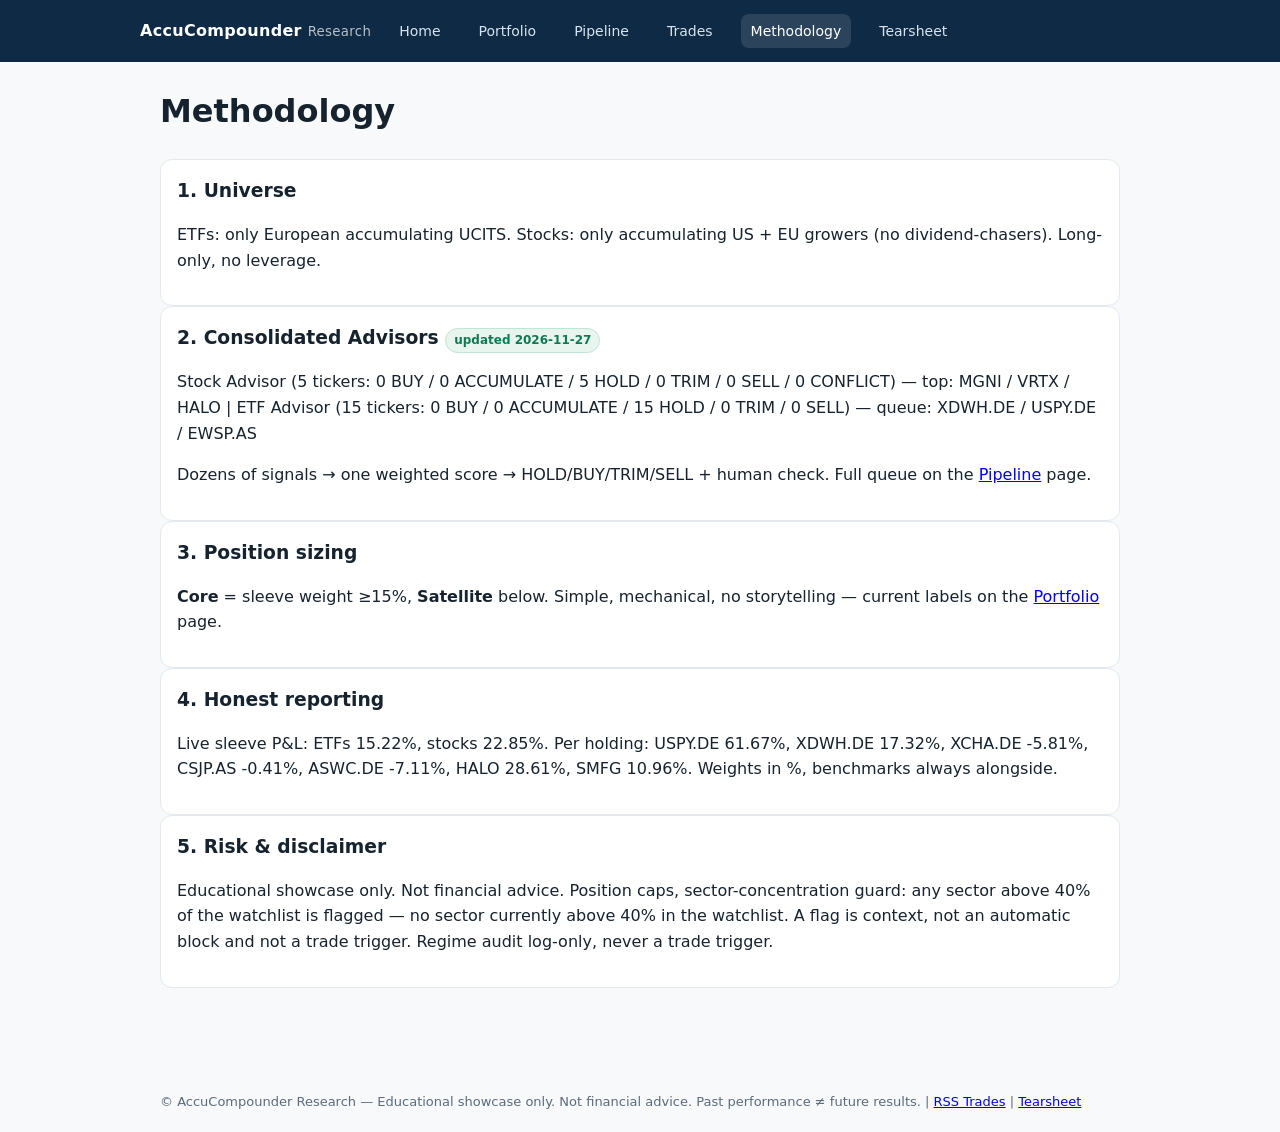
<file: methodology.html>
<!doctype html><html lang="en"><head><meta charset="utf-8"><meta name="viewport" content="width=device-width,initial-scale=1">
<link rel="icon" type="image/svg+xml" href="assets/favicon.svg">
<meta name="theme-color" content="#0F2A44">
<meta property="og:type" content="website">
<link rel="canonical" href="https://guy907.github.io/accucompounder/methodology.html">
<meta property="og:url" content="https://guy907.github.io/accucompounder/methodology.html">
<meta property="og:site_name" content="AccuCompounder Research">
<meta property="og:title" content="Methodology: what we buy and why — AccuCompounder Research">
<meta property="og:description" content="Only accumulating UCITS ETFs and non-dividend growers, long-only, no leverage. Core vs satellite sizing, two consolidated advisors, sector guard and honest reporting.">
<meta property="og:image" content="https://guy907.github.io/accucompounder/assets/og-image.png">
<meta name="twitter:card" content="summary_large_image">
<title>Methodology — AccuCompounder Research</title><meta name="description" content="Long-only accumulating UCITS + growers, consolidated advisors, honest reporting, risk guards."><link rel="stylesheet" href="assets/style.css"></head><body>
<header><nav class="nav"><span class="brand">AccuCompounder <small>Research</small></span>
<a href="index.html">Home</a><a href="portfolio.html">Portfolio</a><a href="pipeline.html">Pipeline</a><a href="trades.html">Trades</a><a href="methodology.html" class="active">Methodology</a><a href="tearsheet.html">Tearsheet</a></nav></header>
<main><h1>Methodology</h1>
<noscript><p class="noscript">The live advisor stats and per-holding P&amp;L on this page are built from live JSON and need JavaScript. The raw data is available at <a href="data/pipeline.json">data/pipeline.json</a> and <a href="data/holdings.json">data/holdings.json</a>.</p></noscript>
<div class="card"><h3>1. Universe</h3><p>ETFs: only European accumulating UCITS. Stocks: only accumulating US + EU growers (no dividend-chasers). Long-only, no leverage.</p></div>
<div class="card"><h3>2. Consolidated Advisors <span class="badge" id="m-upd">live</span></h3><p id="m-adv">Loading live advisor stats…</p><p>Dozens of signals → one weighted score → HOLD/BUY/TRIM/SELL + human check. Full queue on the <a href="pipeline.html">Pipeline</a> page.</p></div>
<div class="card"><h3>3. Position sizing</h3><p><b>Core</b> = sleeve weight ≥15%, <b>Satellite</b> below. Simple, mechanical, no storytelling — current labels on the <a href="portfolio.html">Portfolio</a> page.</p></div>
<div class="card"><h3>4. Honest reporting</h3><p id="m-honest">Weights in %, losers and winners always visible. Benchmark MSCI World / S&amp;P 500 always alongside.</p></div>
<div class="card"><h3>5. Risk & disclaimer</h3><p>Educational showcase only. Not financial advice. Position caps, sector-concentration guard: any sector above 40% of the watchlist is flagged — <span id="m-sector">live value loaded below</span>. A flag is context, not an automatic block and not a trade trigger. Regime audit log-only, never a trade trigger.</p></div>
</main><footer>© AccuCompounder Research — Educational showcase only. Not financial advice. Past performance ≠ future results. | <a href="trades.xml">RSS Trades</a> | <a href="tearsheet.html">Tearsheet</a></footer>
<script>
Promise.all([fetch('data/pipeline.json').then(r=>r.json()),fetch('data/holdings.json').then(r=>r.json())]).then(([p,h])=>{
 const sd=p.stock_distribution||{}, ed=p.etf_distribution||{};
 const sCount=Object.values(sd).reduce((a,b)=>a+b,0), eCount=Object.values(ed).reduce((a,b)=>a+b,0);
 document.getElementById('m-upd').textContent='updated '+p.updated;
 document.getElementById('m-adv').textContent=`Stock Advisor (${sCount} tickers: `+Object.entries(sd).map(([k,v])=>`${v} ${k}`).join(' / ')+`) — top: ${(p.stocks_watch||[]).slice(0,3).map(x=>x.ticker).join(' / ')} | ETF Advisor (${eCount} tickers: `+Object.entries(ed).map(([k,v])=>`${v} ${k}`).join(' / ')+') — queue: '+(p.etf_queue||[]).slice(0,3).map(x=>x.ticker).join(' / ');
 const w=[...h.etfs.map(x=>`${x.ticker} ${x.pnl_pct}%`),...h.stocks.map(x=>`${x.ticker} ${x.pnl_pct}%`)];
 document.getElementById('m-honest').textContent=`Live sleeve P&L: ETFs ${h.etf_pnl_pct}%, stocks ${h.stock_pnl_pct}%. Per holding: ${w.join(', ')}. Weights in %, benchmarks always alongside.`;
  const warn=(p.stock_summary||'').split(' | ').filter(s=>s.indexOf('⚠️')===0);
  document.getElementById('m-sector').textContent=warn.length
   ? 'now '+warn.map(s=>s.replace('⚠️','').replace(' — sectorconcentratie risico!','').trim()+' of the watchlist').join('; ')
   : 'no sector currently above 40% in the watchlist';
 }).catch(()=>{
  document.getElementById('m-upd').textContent='unavailable';
  document.getElementById('m-sector').textContent='live value unavailable — see the Pipeline page';
  document.getElementById('m-adv').innerHTML='<span class="datafail" style="display:inline-block">Live advisor stats could not be loaded — <code>data/pipeline.json</code> and <code>data/holdings.json</code> did not respond. The raw data is still readable at <a href="data/pipeline.json">data/pipeline.json</a> and <a href="data/holdings.json">data/holdings.json</a>.</span>';
  document.getElementById('m-honest').innerHTML='<span class="datafail" style="display:inline-block">Live P&amp;L per holding could not be loaded, so no numbers are shown here. The raw data is still readable at <a href="data/holdings.json">data/holdings.json</a>.</span>';
 });
</script><script data-goatcounter="https://fred1964.goatcounter.com/count" async src="//gc.zgo.at/count.js"></script></body></html>
</file>
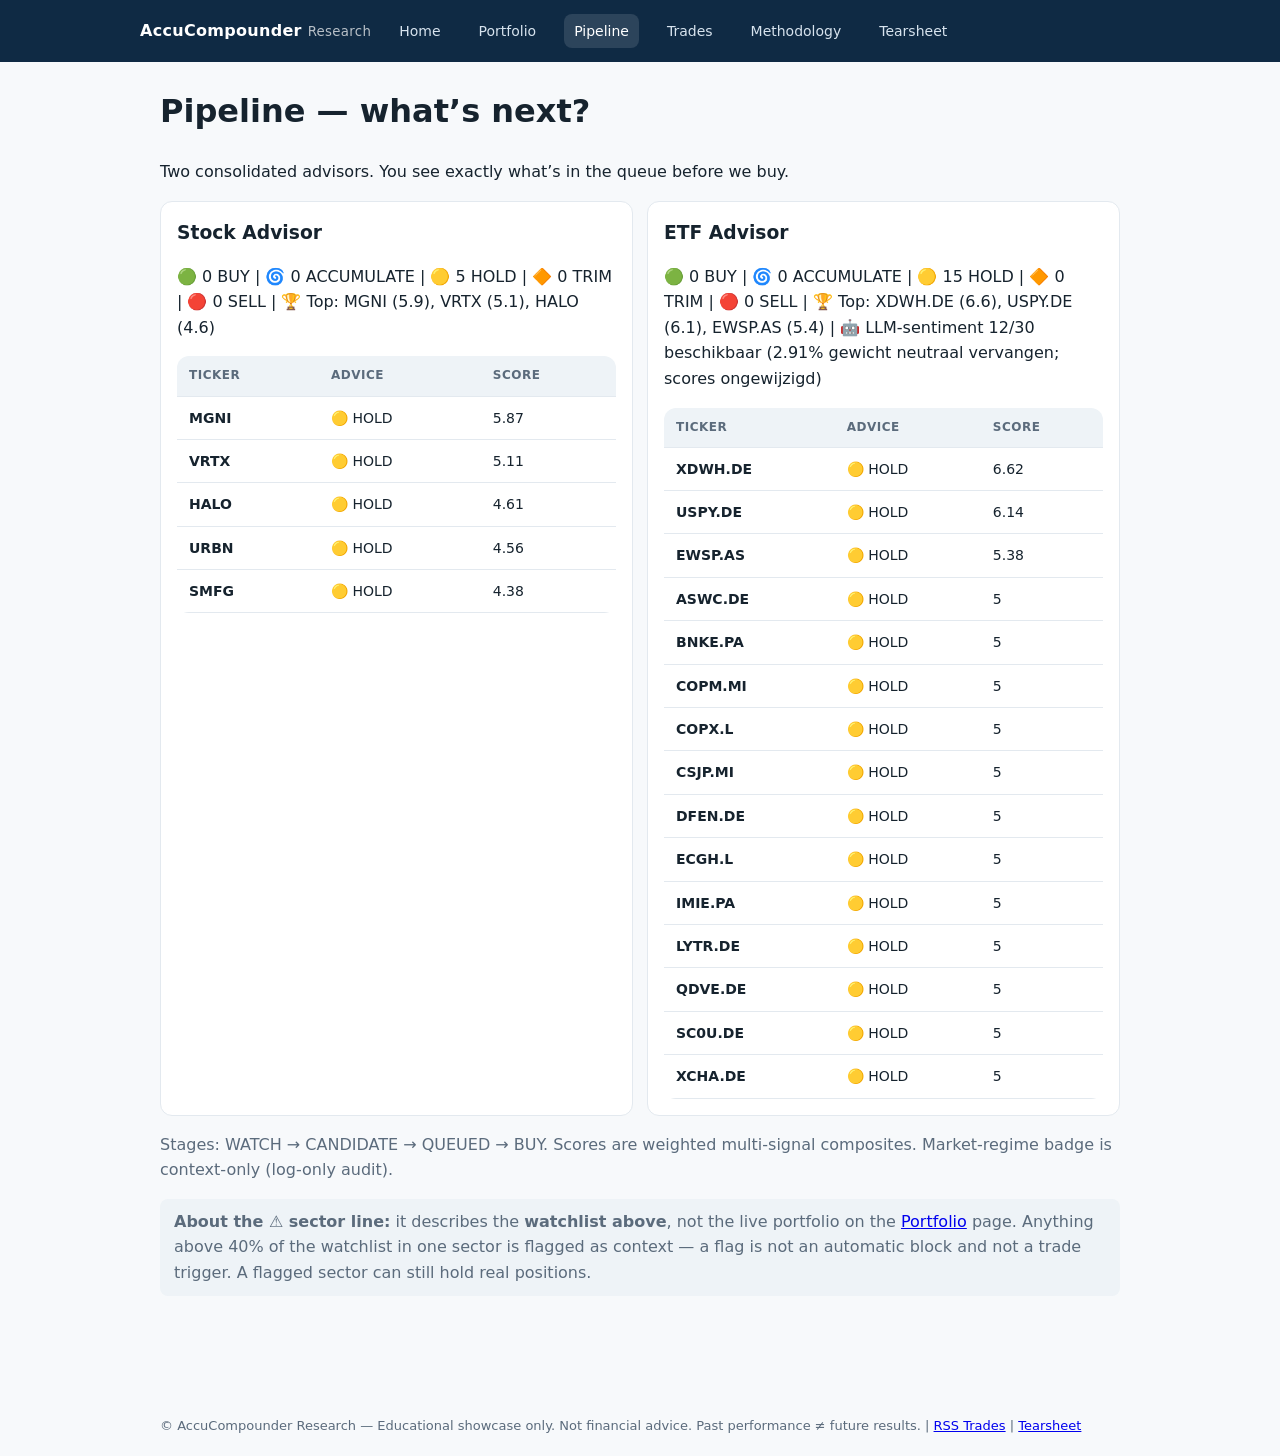
<file: pipeline.html>
<!doctype html><html lang="en"><head><meta charset="utf-8"><meta name="viewport" content="width=device-width,initial-scale=1">
<link rel="icon" type="image/svg+xml" href="assets/favicon.svg">
<meta name="theme-color" content="#0F2A44">
<meta property="og:type" content="website">
<link rel="canonical" href="https://guy907.github.io/accucompounder/pipeline.html">
<meta property="og:url" content="https://guy907.github.io/accucompounder/pipeline.html">
<meta property="og:site_name" content="AccuCompounder Research">
<meta property="og:title" content="The queue before we buy — AccuCompounder Research">
<meta property="og:description" content="What is in the queue before a position is opened: 93 signals scored by two consolidated advisors into one conviction view, with sector flags. Educational only.">
<meta property="og:image" content="https://guy907.github.io/accucompounder/assets/og-image.png">
<meta name="twitter:card" content="summary_large_image">
<title>Pipeline — 2 Consolidated Advisors</title><meta name="description" content="What is in the queue before we buy: Stock Advisor + ETF Advisor pipeline, scores and advice."><link rel="stylesheet" href="assets/style.css"></head><body>
<header><nav class="nav"><span class="brand">AccuCompounder <small>Research</small></span>
<a href="index.html">Home</a><a href="portfolio.html">Portfolio</a><a href="pipeline.html" class="active">Pipeline</a><a href="trades.html">Trades</a><a href="methodology.html">Methodology</a><a href="tearsheet.html">Tearsheet</a></nav></header>
<main><h1>Pipeline — what’s next?</h1>
<p>Two consolidated advisors. You see exactly what’s in the queue before we buy.</p>
<noscript><p class="noscript">The advisor tables are built from live JSON and need JavaScript. Without it, read the raw data at <a href="data/pipeline.json">data/pipeline.json</a>.</p></noscript>
<div class="grid"><div class="card"><h3>Stock Advisor</h3><p id="ss"></p><table id="st"><tr><th>Ticker</th><th>Advice</th><th>Score</th></tr></table></div>
<div class="card"><h3>ETF Advisor</h3><p id="es"></p><table id="et"><tr><th>Ticker</th><th>Advice</th><th>Score</th></tr></table></div></div>
<p style="color:#5B6B7C">Stages: WATCH → CANDIDATE → QUEUED → BUY. Scores are weighted multi-signal composites. Market-regime badge is context-only (log-only audit).</p>
<p style="color:#5B6B7C;background:#EEF3F7;border-radius:8px;padding:10px 14px"><b>About the ⚠️ sector line:</b> it describes the <b>watchlist above</b>, not the live portfolio on the <a href="portfolio.html">Portfolio</a> page. Anything above 40% of the watchlist in one sector is flagged as context — a flag is not an automatic block and not a trade trigger. A flagged sector can still hold real positions.</p>
</main><footer>© AccuCompounder Research — Educational showcase only. Not financial advice. Past performance ≠ future results. | <a href="trades.xml">RSS Trades</a> | <a href="tearsheet.html">Tearsheet</a></footer>
<script>
fetch('data/pipeline.json').then(r=>r.json()).then(d=>{
  const EN=x=>String(x||'')
   .replace(/sectorconcentratie risico!/gi,'concentration risk')
   .replace(/🤖 LLM (\d+)\/(\d+) mislukt \(([\d.]+)% gewicht neutraal\)/gi,
     (_,f,t,w)=>`🤖 LLM-sentiment ${t-f}/${t} beschikbaar (${w}% gewicht neutraal vervangen; scores ongewijzigd)`)
   .trim();
 document.getElementById('ss').textContent=EN(d.stock_summary);
 document.getElementById('es').textContent=EN(d.etf_summary);
  const dot={BUY:'🟢',ACCUMULATE:'🌀',HOLD:'🟡',TRIM:'🔶',SELL:'🔴',STRONG_SELL:'🔴',CONFLICT:'⚪'};
  const trow=x=>`<tr><td><b>${x.ticker}</b></td><td>${dot[x.advice]||''} ${x.advice}</td><td>${x.score??''}</td></tr>`;
  const byScore=(a,b)=>((b.score??-1)-(a.score??-1));
   document.getElementById('st').innerHTML+=''+[...d.stocks_watch].sort(byScore).map(trow).join('');
   document.getElementById('et').innerHTML+=''+[...d.etf_queue].sort(byScore).map(trow).join('');
 }).catch(()=>{
  document.querySelectorAll('p[id]').forEach(p=>{p.innerHTML='<span class="datafail" style="display:inline-block">Advisor stats could not be loaded — <code>data/pipeline.json</code> did not respond, so both tables below are <b>empty, not zero</b>. The raw data is still readable at <a href="data/pipeline.json">data/pipeline.json</a>.</span>'});
  document.querySelectorAll('table').forEach(t=>{if(t.rows.length===1)t.insertAdjacentHTML('beforeend','<tr><td colspan="3" style="color:#5B6B7C">Not loaded.</td></tr>')});
 });
</script><script data-goatcounter="https://fred1964.goatcounter.com/count" async src="//gc.zgo.at/count.js"></script></body></html>
</file>
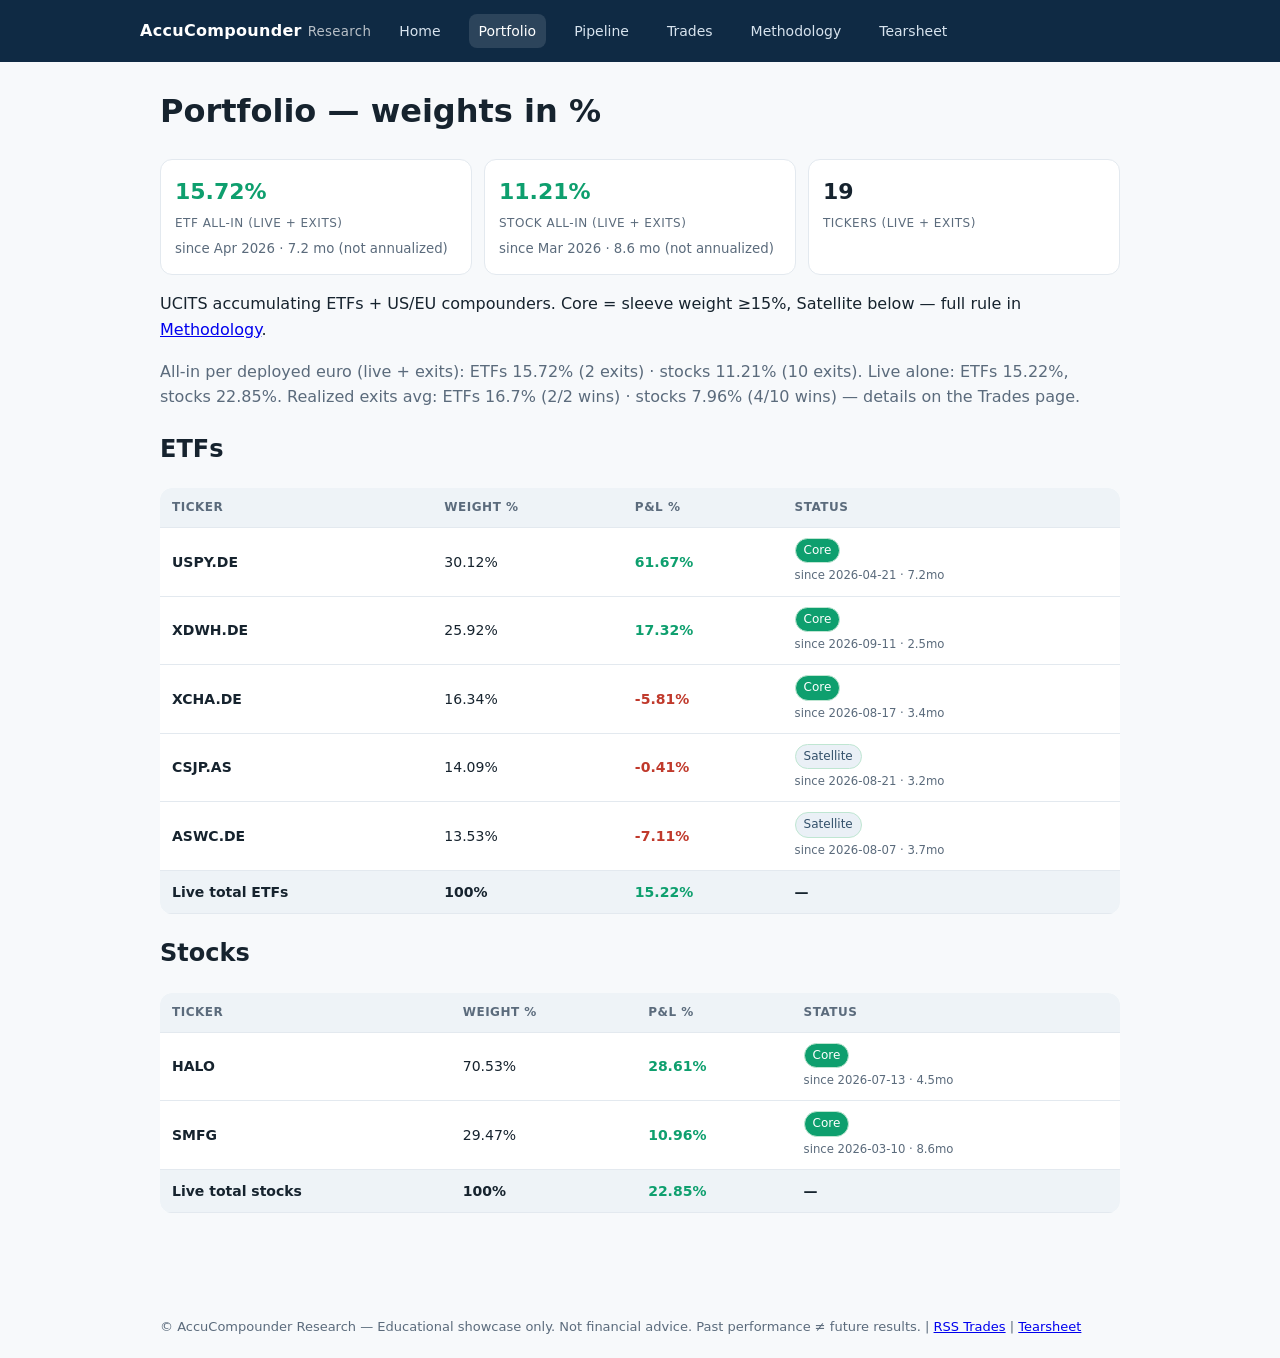
<file: portfolio.html>
<!doctype html><html lang="en"><head><meta charset="utf-8"><meta name="viewport" content="width=device-width,initial-scale=1">
<link rel="icon" type="image/svg+xml" href="assets/favicon.svg">
<meta name="theme-color" content="#0F2A44">
<meta property="og:type" content="website">
<link rel="canonical" href="https://guy907.github.io/accucompounder/portfolio.html">
<meta property="og:url" content="https://guy907.github.io/accucompounder/portfolio.html">
<meta property="og:site_name" content="AccuCompounder Research">
<meta property="og:title" content="Live portfolio in weights % — AccuCompounder Research">
<meta property="og:description" content="Live holdings of accumulating EU UCITS ETFs and US/EU compounders, shown in weights % with honest P&L. Every realized exit stays visible. Educational only.">
<meta property="og:image" content="https://guy907.github.io/accucompounder/assets/og-image.png">
<meta name="twitter:card" content="summary_large_image">
<title>Portfolio — AccuCompounder Research</title><meta name="description" content="Live holdings in weights %: accumulating EU UCITS ETFs + US/EU compounders. No euros, honest P&L."><link rel="stylesheet" href="assets/style.css"></head><body>
<header><nav class="nav"><span class="brand">AccuCompounder <small>Research</small></span>
<a href="index.html">Home</a><a href="portfolio.html" class="active">Portfolio</a><a href="pipeline.html">Pipeline</a><a href="trades.html">Trades</a><a href="methodology.html">Methodology</a><a href="tearsheet.html">Tearsheet</a></nav></header>
<main><h1>Portfolio — weights in %</h1>
<div class="kpis"><div class="kpi"><b id="etf-pnl">–</b><br><span>ETF all-in (live + exits)</span><br><small id="etf-pnl-t" style="color:#5B6B7C;font-weight:400">–</small></div>
<div class="kpi"><b id="stk-pnl">–</b><br><span>Stock all-in (live + exits)</span><br><small id="stk-pnl-t" style="color:#5B6B7C;font-weight:400">–</small></div>
<div class="kpi"><b id="n-hold">–</b><br><span>Tickers (live + exits)</span></div></div>
<p>UCITS accumulating ETFs + US/EU compounders. Core = sleeve weight ≥15%, Satellite below — full rule in <a href="methodology.html">Methodology</a>.</p>
<noscript><p class="noscript">The tables below are built from live JSON and need JavaScript. Without it, read the raw data at <a href="data/holdings.json">data/holdings.json</a> or the monthly <a href="tearsheet.html">tearsheet PDF</a>.</p></noscript>
<p id="realized" style="color:#5B6B7C"></p>
<h2>ETFs</h2><table id="etf"><tr><th>Ticker</th><th>Weight %</th><th>P&L %</th><th>Status</th></tr></table>
<h2>Stocks</h2><table id="stk"><tr><th>Ticker</th><th>Weight %</th><th>P&L %</th><th>Status</th></tr></table>
</main><footer>© AccuCompounder Research — Educational showcase only. Not financial advice. Past performance ≠ future results. | <a href="trades.xml">RSS Trades</a> | <a href="tearsheet.html">Tearsheet</a></footer>
<script>
fetch('data/holdings.json').then(r=>r.json()).then(d=>{
 const row=x=>{let s=`<span class="badge ${x.status==='Core'?'core':'sat'}">${x.status}</span>`;
   if(x.buy_date&&x.days_held!=null){const dur=x.days_held>=60?(x.days_held/30.44).toFixed(1)+'mo':x.days_held+'d';s+=`<br><small style="color:#5B6B7C">since ${x.buy_date} · ${dur}`;
   if(x.ann_pct!=null)s+=` · ${x.ann_pct>=0?'+':''}${x.ann_pct}%/jr`;s+=`</small>`;}
  return `<tr><td><b>${x.ticker}</b></td><td>${x.weight_pct}%</td><td class="${x.pnl_pct>=0?'pos':'neg'}">${x.pnl_pct}%</td><td>${s}</td></tr>`;};
 document.getElementById('etf').innerHTML+=''+d.etfs.map(row).join('');
 document.getElementById('stk').innerHTML+=''+d.stocks.map(row).join('');
 const tot=(label,v)=>`<tr style="background:#EEF3F7;font-weight:700"><td>Live ${label}</td><td>100%</td><td class="${v>=0?'pos':'neg'}">${v}%</td><td>—</td></tr>`;
 document.getElementById('etf').innerHTML+=tot('total ETFs',d.etf_pnl_pct);
 document.getElementById('stk').innerHTML+=tot('total stocks',d.stock_pnl_pct);
 const r=(s,n)=>`${s.avg_pct}% (${s.wins}/${s.n} wins)`;
  const pl=(n)=>n==1?'1 exit':n+' exits';
  document.getElementById('realized').textContent=`All-in per deployed euro (live + exits): ETFs ${d.allin_etf.pct}% (${pl(d.allin_etf.n_exits)}) · stocks ${d.allin_stk.pct}% (${pl(d.allin_stk.n_exits)}). Live alone: ETFs ${d.etf_pnl_pct}%, stocks ${d.stock_pnl_pct}%. Realized exits avg: ETFs ${r(d.realized_etf)} · stocks ${r(d.realized_stk)} — details on the Trades page.`;
  const fmt=v=>`<span class="${v>=0?'pos':'neg'}">${v}%</span>`;
   document.getElementById('etf-pnl').innerHTML=fmt(d.allin_etf.pct);
   document.getElementById('stk-pnl').innerHTML=fmt(d.allin_stk.pct);
  const spanLabel=s=>{if(!s||!s.since)return '';
    const since=new Date(s.since+'T00:00:00').toLocaleDateString('en-GB',{month:'short',year:'numeric'});
    if(s.ann_pct!=null)return `since ${since} · ${s.period} · ann. ${s.ann_pct>=0?'+':''}${s.ann_pct}%/yr`;
    return `since ${since} · ${s.period} (not annualized)`;};
   document.getElementById('etf-pnl-t').textContent=spanLabel(d.allin_etf);
   document.getElementById('stk-pnl-t').textContent=spanLabel(d.allin_stk);
  document.getElementById('n-hold').textContent=d.etfs.length+d.stocks.length+d.allin_etf.n_exits+d.allin_stk.n_exits;
 }).catch(()=>{
  document.getElementById('realized').innerHTML='<span class="datafail" style="display:inline-block">Holdings could not be loaded — <code>data/holdings.json</code> did not respond, so the tables below are <b>empty, not zero</b>. The raw data is still readable at <a href="data/holdings.json">data/holdings.json</a>, and every position appears in the <a href="trades.xml">RSS feed</a>.</span>';
  document.querySelectorAll('table').forEach(t=>{if(t.rows.length===1)t.insertAdjacentHTML('beforeend','<tr><td colspan="4" style="color:#5B6B7C">Not loaded — not an empty portfolio.</td></tr>')});
 });
</script><script data-goatcounter="https://fred1964.goatcounter.com/count" async src="//gc.zgo.at/count.js"></script></body></html>
</file>
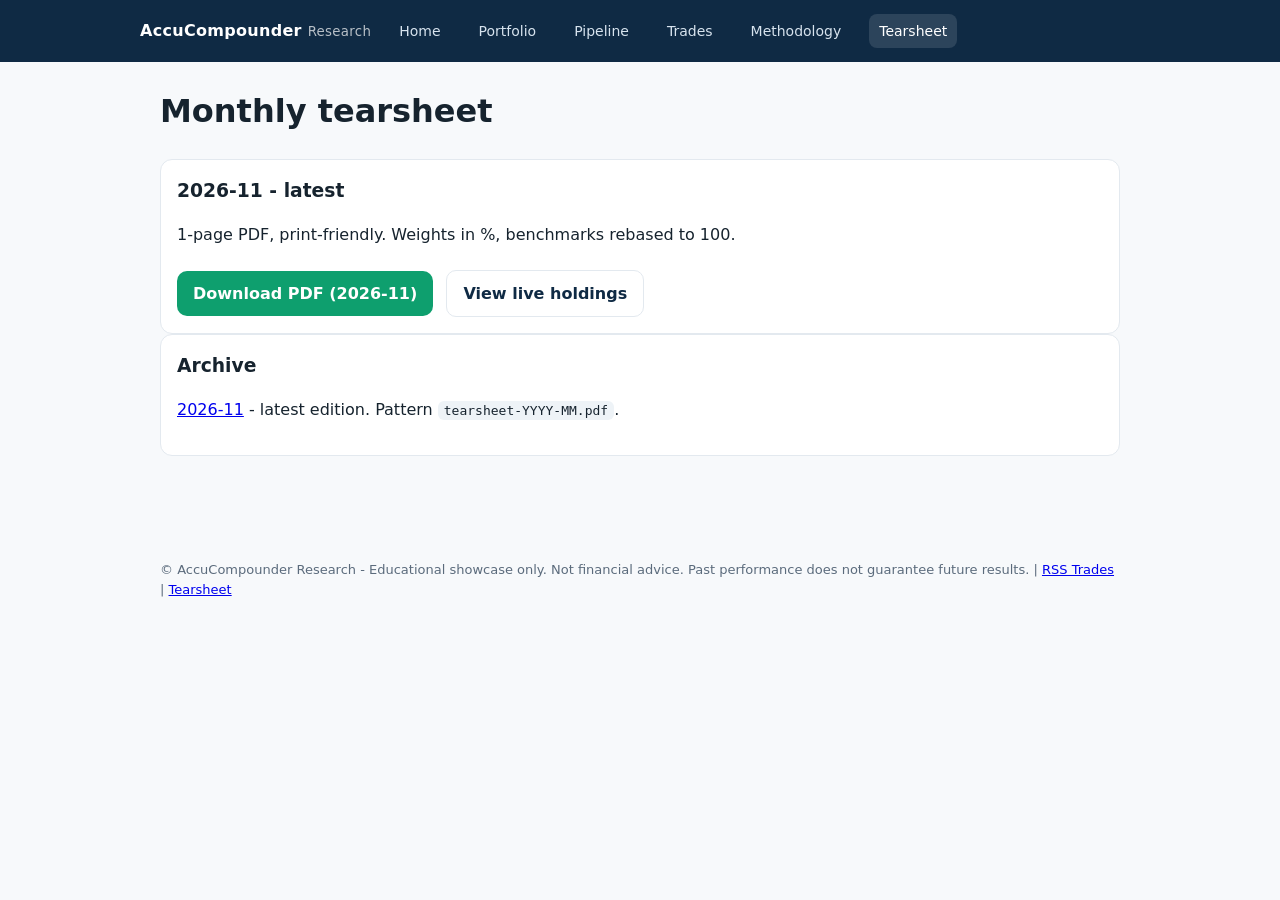
<file: tearsheet.html>
<!doctype html><html lang="en"><head><meta charset="utf-8"><meta name="viewport" content="width=device-width,initial-scale=1">
<title>Tearsheet - AccuCompounder Research</title><meta name="description" content="Monthly 1-page PDF tearsheets: holdings in %, pipeline, trades, benchmarks rebased to 100."><link rel="stylesheet" href="assets/style.css"></head><body>
<header><nav class="nav"><span class="brand">AccuCompounder <small>Research</small></span>
<a href="index.html">Home</a><a href="portfolio.html">Portfolio</a><a href="pipeline.html">Pipeline</a><a href="trades.html">Trades</a><a href="methodology.html">Methodology</a><a href="tearsheet.html" class="active">Tearsheet</a></nav></header>
<main><h1>Monthly tearsheet</h1><div class="card"><h3>2026-11 - latest</h3>
<p>1-page PDF, print-friendly. Weights in %, benchmarks rebased to 100.</p>
<a class="btn" href="tearsheet-2026-11.pdf">Download PDF (2026-11)</a>
<a class="btn ghost" href="portfolio.html">View live holdings</a></div>
<div class="card"><h3>Archive</h3><p><a href="tearsheet-2026-11.pdf">2026-11</a> - latest edition. Pattern <code>tearsheet-YYYY-MM.pdf</code>.</p></div>
</main><footer>© AccuCompounder Research - Educational showcase only. Not financial advice. Past performance does not guarantee future results. | <a href="trades.xml">RSS Trades</a> | <a href="tearsheet.html">Tearsheet</a></footer></body></html>
</file>
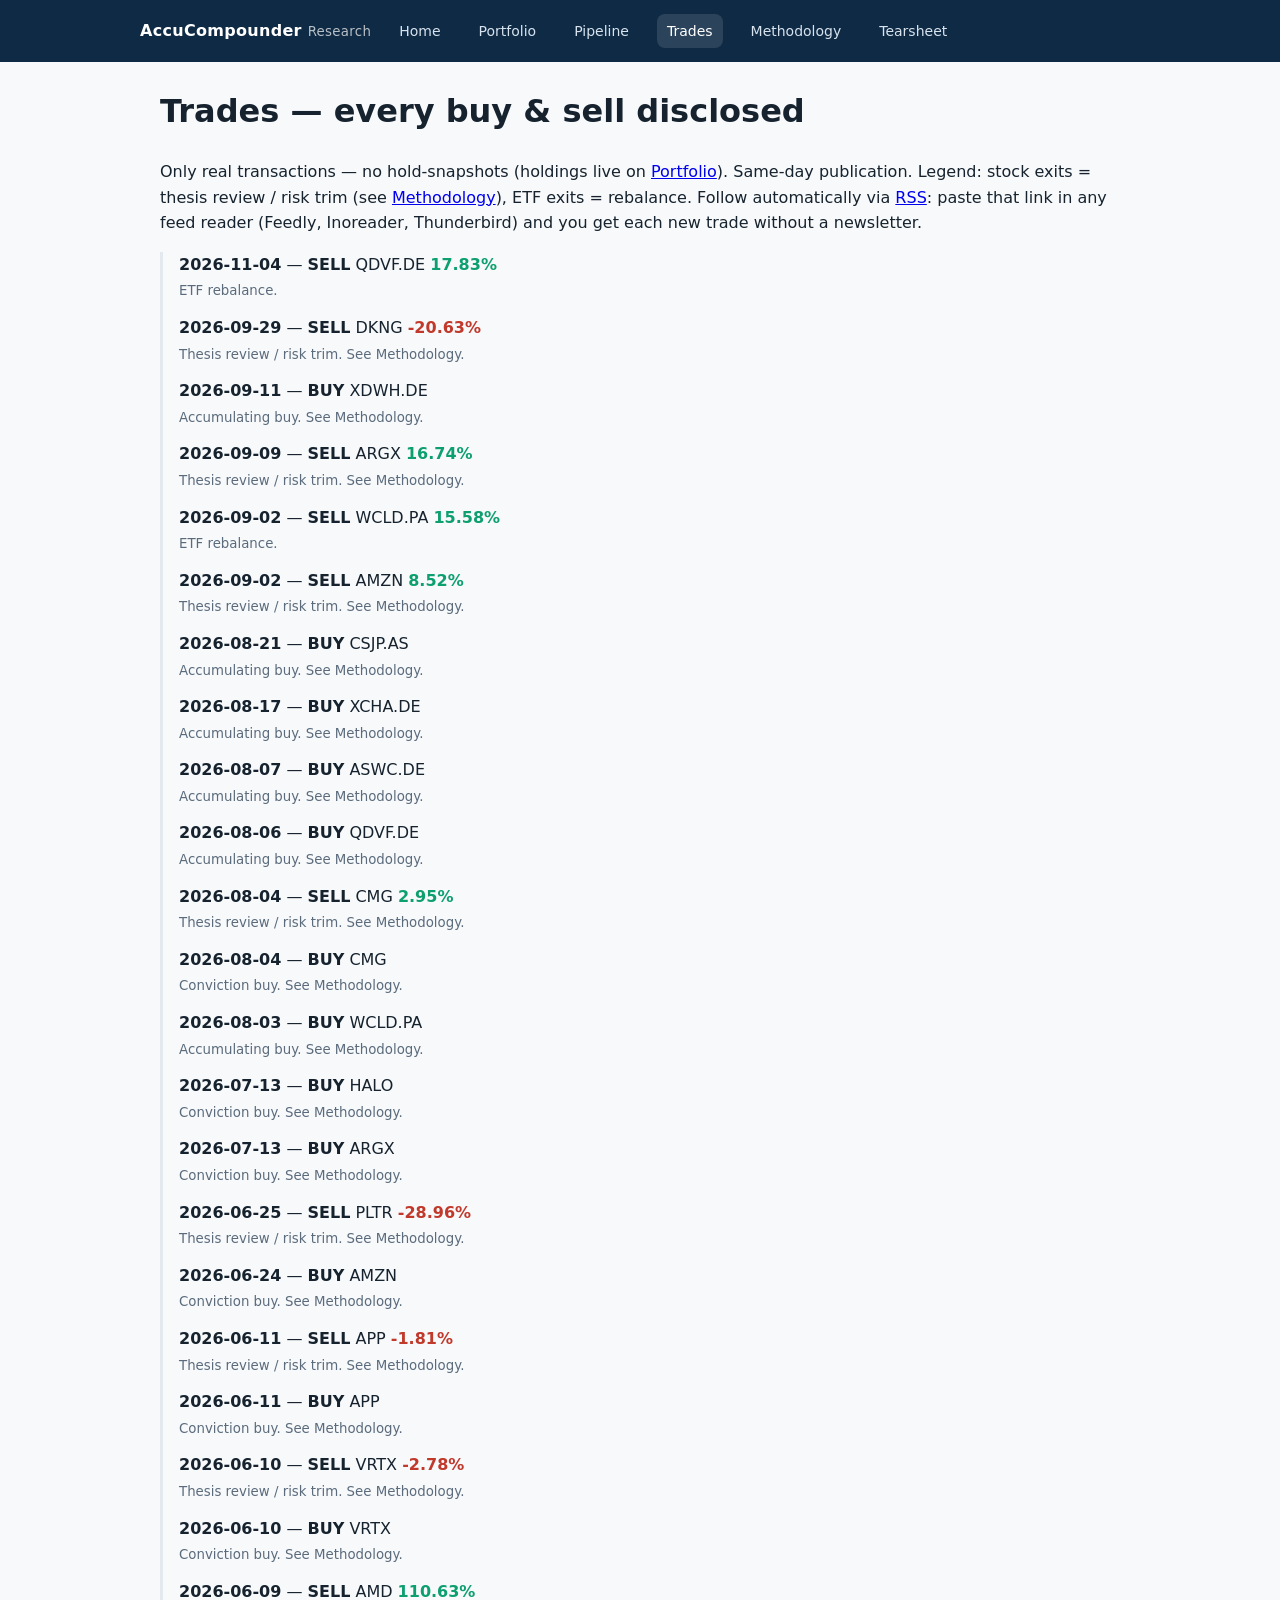
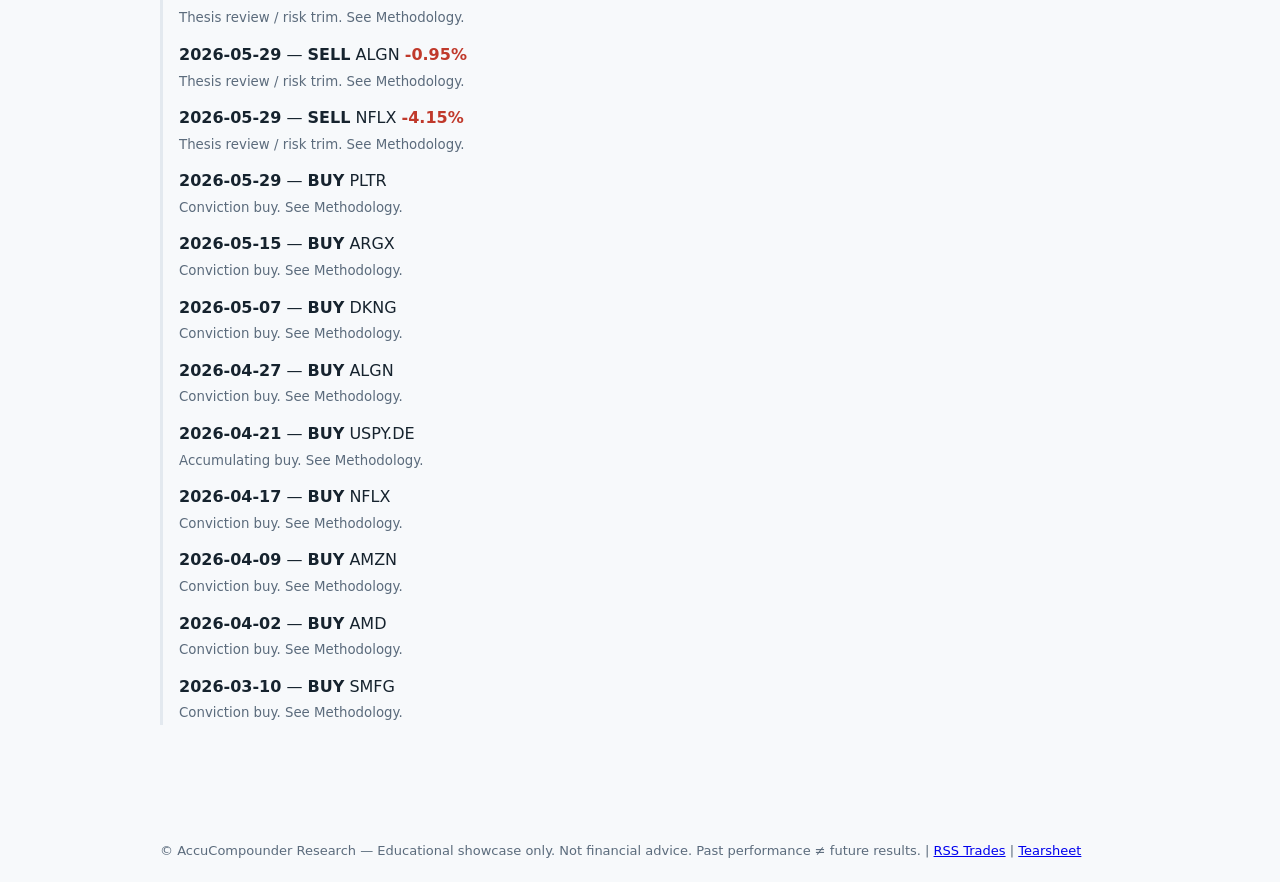
<file: trades.html>
<!doctype html><html lang="en"><head><meta charset="utf-8"><meta name="viewport" content="width=device-width,initial-scale=1">
<link rel="icon" type="image/svg+xml" href="assets/favicon.svg">
<meta name="theme-color" content="#0F2A44">
<meta property="og:type" content="website">
<link rel="canonical" href="https://guy907.github.io/accucompounder/trades.html">
<meta property="og:url" content="https://guy907.github.io/accucompounder/trades.html">
<meta property="og:site_name" content="AccuCompounder Research">
<meta property="og:title" content="Every buy and sell, published same-day — AccuCompounder Research">
<meta property="og:description" content="Complete buy and sell log, disclosed the same day with a reason per trade. Winners and losers both stay visible. RSS feed available. Educational only.">
<meta property="og:image" content="https://guy907.github.io/accucompounder/assets/og-image.png">
<meta name="twitter:card" content="summary_large_image">
<title>Trades — Buy / Sell log</title><meta name="description" content="Every buy and sell disclosed same-day with reason. RSS available."><link rel="stylesheet" href="assets/style.css"></head><body>
<header><nav class="nav"><span class="brand">AccuCompounder <small>Research</small></span>
<a href="index.html">Home</a><a href="portfolio.html">Portfolio</a><a href="pipeline.html">Pipeline</a><a href="trades.html" class="active">Trades</a><a href="methodology.html">Methodology</a><a href="tearsheet.html">Tearsheet</a></nav></header>
<main><h1>Trades — every buy & sell disclosed</h1>
<p>Only real transactions — no hold-snapshots (holdings live on <a href="portfolio.html">Portfolio</a>). Same-day publication. Legend: stock exits = thesis review / risk trim (see <a href="methodology.html">Methodology</a>), ETF exits = rebalance. Follow automatically via <a href="trades.xml">RSS</a>: paste that link in any feed reader (Feedly, Inoreader, Thunderbird) and you get each new trade without a newsletter.</p>
<noscript><p class="noscript">The trade log below is built from live JSON and needs JavaScript. The same trades without it: <a href="trades.xml">RSS feed</a> (works in any feed reader) or the raw file at <a href="data/trades.json">data/trades.json</a>.</p></noscript>
<div class="timeline" id="tl"></div></main><footer>© AccuCompounder Research — Educational showcase only. Not financial advice. Past performance ≠ future results. | <a href="trades.xml">RSS Trades</a> | <a href="tearsheet.html">Tearsheet</a></footer>
<script>
fetch('data/trades.json').then(r=>r.json()).then(d=>{
  document.getElementById('tl').innerHTML=d.trades.map(t=>`<div><b>${String(t.date).slice(0,10)}</b> — <b>${t.side}</b> ${t.ticker}${t.pnl_pct!=null?` <span class="${t.pnl_pct>=0?'pos':'neg'}">${t.pnl_pct}%</span>`:''}${t.note?`<br><small style="color:#5B6B7C">${t.note}</small>`:''}</div>`).join('');
}).catch(()=>{
 document.getElementById('tl').innerHTML='<p class="datafail" style="border-radius:8px">Trade log could not be loaded — <code>data/trades.json</code> did not respond, so <b>no trades are listed here, not because none were made</b>. Every trade is still in the <a href="trades.xml">RSS feed</a> and in the raw file at <a href="data/trades.json">data/trades.json</a>.</p>';
});
</script><script data-goatcounter="https://fred1964.goatcounter.com/count" async src="//gc.zgo.at/count.js"></script></body></html>
</file>
<file: assets/style.css>
:root{--navy:#0F2A44;--emerald:#0E9F6E;--bg:#F7F9FB;--card:#fff;--muted:#5B6B7C;--line:#E3E9EF}
*{box-sizing:border-box}body{margin:0;font-family:Inter,system-ui,-apple-system,Segoe UI,Roboto,Arial;background:var(--bg);color:#16232E;line-height:1.6}
header{background:var(--navy);color:#fff;padding:14px 20px;position:sticky;top:0;z-index:10}
.nav{max-width:1000px;margin:0 auto;display:flex;align-items:center;gap:18px;flex-wrap:wrap}
.brand{font-weight:800;letter-spacing:.3px}.brand small{font-weight:400;opacity:.7}
.nav a{color:#D7E3EE;text-decoration:none;font-size:14px;padding:6px 10px;border-radius:8px}
.nav a.active,.nav a:hover{background:rgba(255,255,255,.12);color:#fff}
main{max-width:1000px;margin:24px auto;padding:0 20px 60px}
.hero{background:linear-gradient(135deg,#0F2A44,#16406b);color:#fff;border-radius:16px;padding:36px 28px}
.hero h1{margin:0 0 8px;font-size:32px}.hero p{opacity:.85;max-width:640px}
.kpis{display:grid;grid-template-columns:repeat(auto-fit,minmax(180px,1fr));gap:12px;margin:16px 0}
.kpi{background:var(--card);border:1px solid var(--line);border-radius:12px;padding:14px}
.kpi b{font-size:22px}.kpi>span{color:var(--muted);font-size:12px;text-transform:uppercase;letter-spacing:.5px}
.grid{display:grid;grid-template-columns:repeat(auto-fit,minmax(280px,1fr));gap:14px}
.card{background:var(--card);border:1px solid var(--line);border-radius:12px;padding:16px}
.card h3{margin:0 0 8px}
table{width:100%;border-collapse:collapse;background:var(--card);border-radius:12px;overflow:hidden}
th,td{padding:10px 12px;border-bottom:1px solid var(--line);text-align:left;font-size:14px}
th{background:#EEF3F7;font-size:12px;text-transform:uppercase;letter-spacing:.5px;color:var(--muted)}
.pos{color:var(--emerald);font-weight:700}.neg{color:#C0392B;font-weight:700}
.badge{display:inline-block;font-size:12px;padding:2px 8px;border-radius:20px;background:#E8F5EE;color:#0E7A55;border:1px solid #BFE6D2}
.badge.core{background:#0E9F6E;color:#fff}.badge.sat{background:#EAF0F6;color:#33506A}
.btn{display:inline-block;background:var(--emerald);color:#fff;padding:10px 16px;border-radius:10px;text-decoration:none;font-weight:700;margin:6px 8px 0 0}
.btn.ghost{background:#fff;color:var(--navy);border:1px solid var(--line)}
footer{max-width:1000px;margin:0 auto;padding:20px;color:var(--muted);font-size:13px}
.timeline{border-left:3px solid var(--line);padding-left:16px}.timeline div{margin:12px 0}
code{background:#EEF3F7;padding:2px 6px;border-radius:6px}
.datafail,.noscript{background:#FFF8E6;border:1px solid #F0DCA8;border-left:4px solid #D9A441;color:#6B5416;border-radius:8px;padding:10px 14px;margin:12px 0;font-size:14px}
.datafail a,.noscript a{color:#6B5416;font-weight:700}
@media(max-width:600px){.hero h1{font-size:24px}}
</file>
